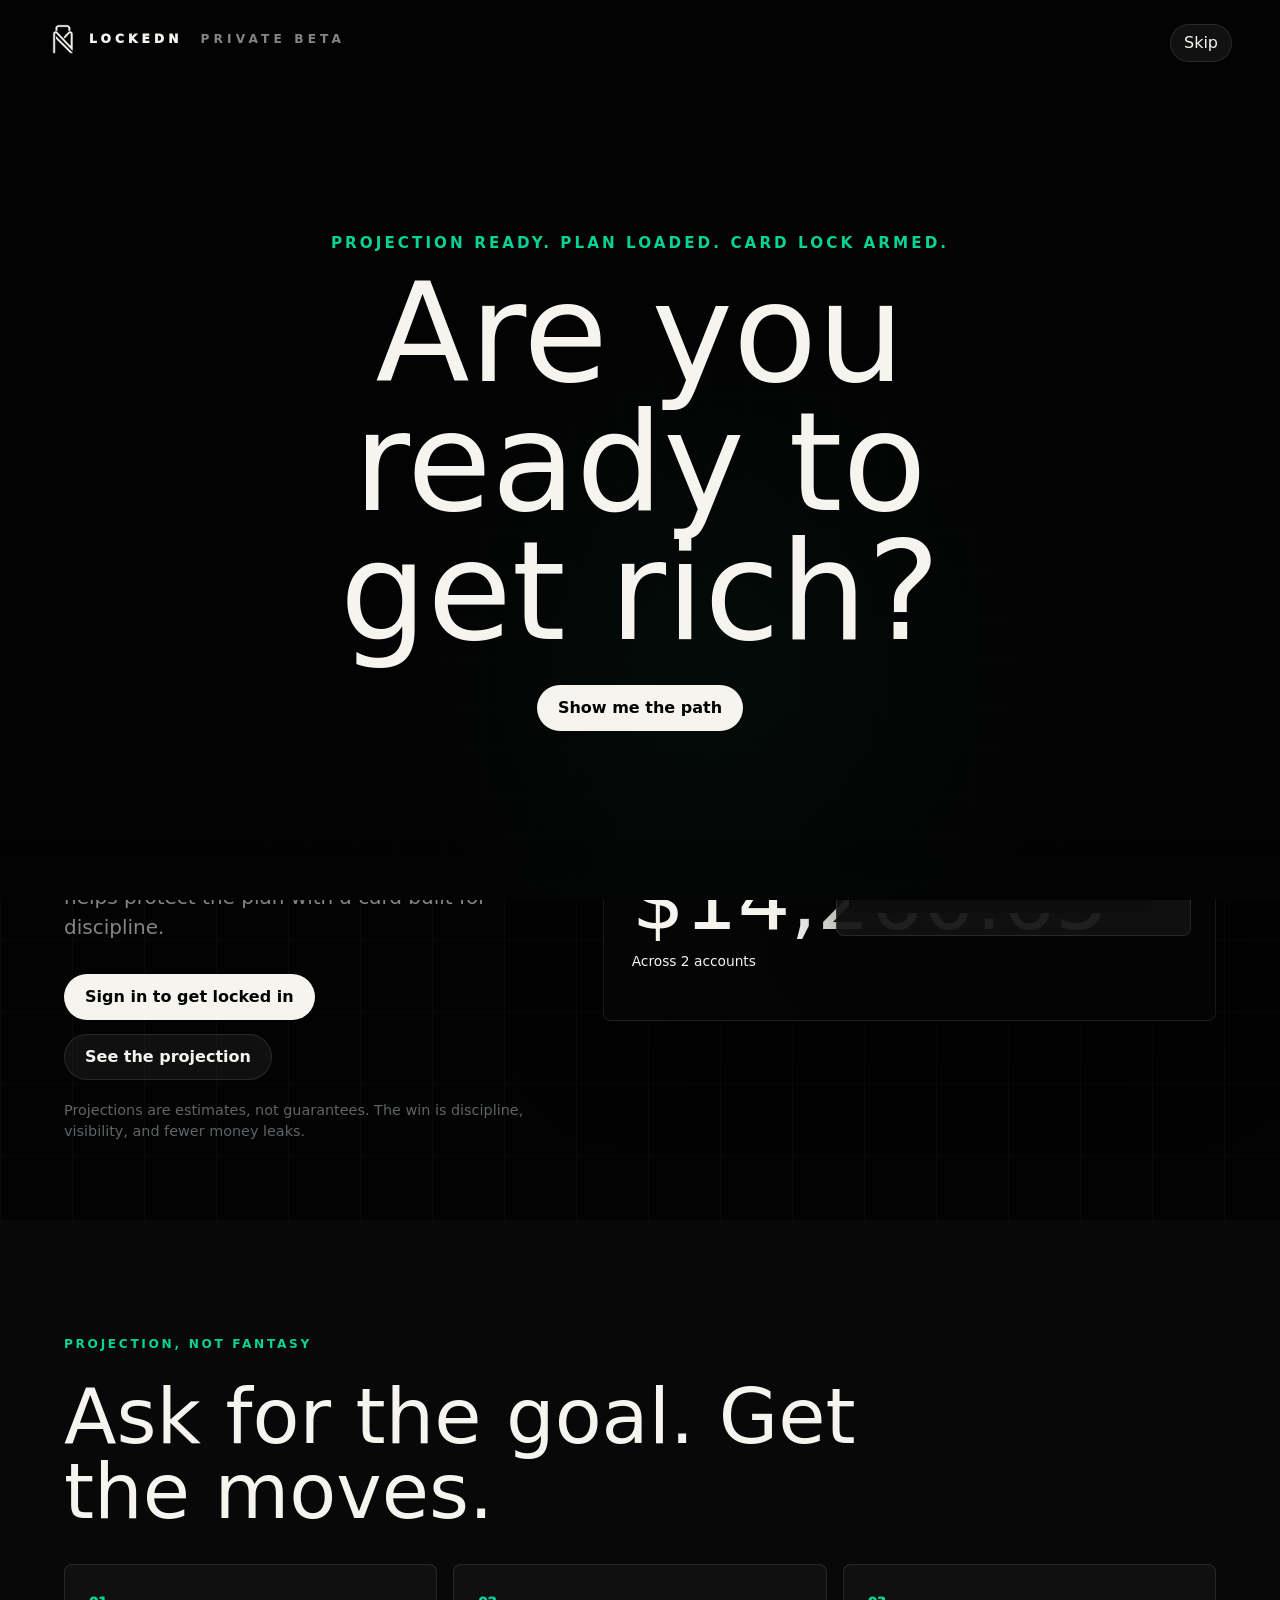
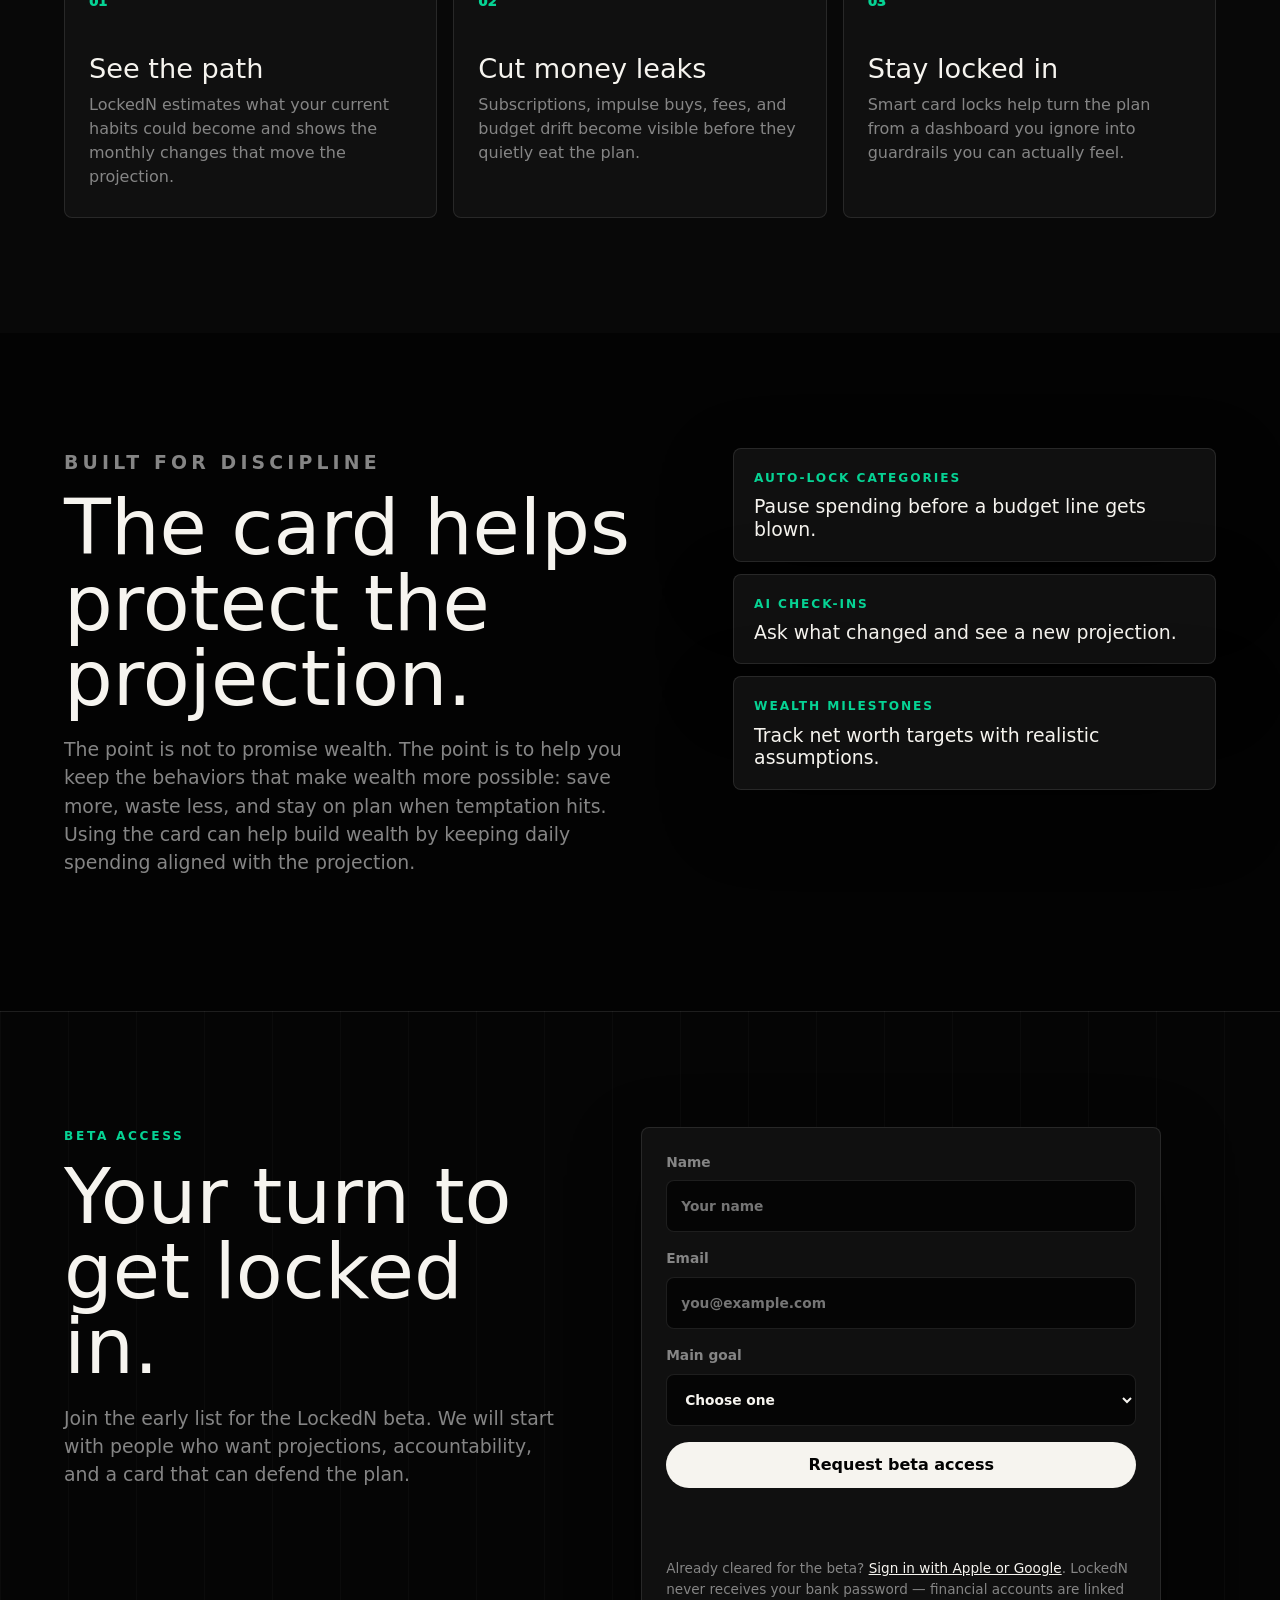
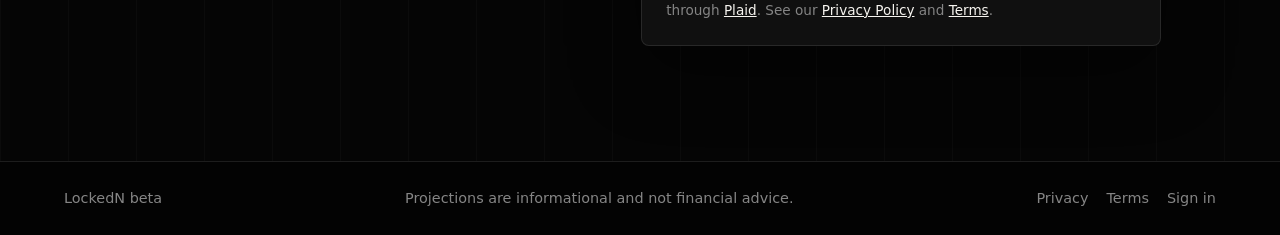
<file: index.html>
<!doctype html>
<html lang="en">
  <head>
    <meta charset="utf-8" />
    <meta name="viewport" content="width=device-width, initial-scale=1" />
    <title>LockedN | Beta Access</title>
    <meta
      name="description"
      content="LockedN is an AI budgeting brain with projections, spending guardrails, and a card that can lock to help you stay on your wealth plan."
    />
    <link rel="stylesheet" href="styles.css" />
  </head>
  <body class="intro-active">
    <div class="intro" id="intro" aria-label="LockedN launch intro">
      <div class="intro__scan"></div>
      <div class="intro__topline">
        <span class="brand-lockup">
          <img src="assets/lockedn-mark-light.png" alt="" />
          <span class="brand-mark">LOCKEDN</span>
        </span>
        <span>Private beta</span>
      </div>
      <button class="intro__skip" type="button" id="skipIntro">Skip</button>

      <div class="intro__stage">
        <div class="intro__prompt">
          <span class="intro__label">Ask the AI</span>
          <p class="typing-line" id="introPrompt">I want to be a millionaire.</p>
        </div>

        <div class="intro__machine" aria-hidden="true">
          <div class="signal-row">
            <span>Income</span>
            <i></i>
          </div>
          <div class="signal-row">
            <span>Spending</span>
            <i></i>
          </div>
          <div class="signal-row">
            <span>Debt</span>
            <i></i>
          </div>
          <div class="signal-row">
            <span>Guardrails</span>
            <i></i>
          </div>
        </div>

        <div class="intro__projection">
          <span>Projected path</span>
          <strong id="introValue">$0</strong>
          <div class="intro__chart">
            <b style="--h: 24%"></b>
            <b style="--h: 38%"></b>
            <b style="--h: 51%"></b>
            <b style="--h: 68%"></b>
            <b style="--h: 86%"></b>
          </div>
        </div>

        <div class="intro__reveal">
          <p>Projection ready. Plan loaded. Card lock armed.</p>
          <h1>Are you ready to get rich?</h1>
          <button class="button button--light" type="button" id="enterSite">Show me the path</button>
        </div>
      </div>
    </div>

    <header class="site-header">
      <a class="logo" href="#top" aria-label="LockedN home">
        <span class="logo__mark">
          <img src="assets/lockedn-mark-light.png" alt="" />
        </span>
        <span>LOCKEDN</span>
      </a>
      <nav class="site-nav" aria-label="Primary navigation">
        <a href="#projection">Projection</a>
        <a href="#guardrails">Card lock</a>
        <a href="#beta">Beta</a>
        <a href="signin.html">Sign in</a>
      </nav>
      <button class="button button--ghost" type="button" id="replayIntro">Replay</button>
    </header>

    <main id="top">
      <section class="hero" aria-labelledby="hero-title">
        <div class="hero__copy">
          <p class="eyebrow">AI wealth projection + lockable card</p>
          <h1 id="hero-title">Ask <span class="hero-title-brand">LockedN</span> how to become a millionaire.</h1>
          <p class="hero__lede">
            LockedN turns your income, spending, debt, and goals into a projected wealth path, then helps protect the plan with a card built for discipline.
          </p>
          <div class="hero__actions">
            <a class="button button--primary" href="signin.html">Sign in to get locked in</a>
            <a class="button button--secondary" href="#projection">See the projection</a>
          </div>
          <p class="fine-print">
            Projections are estimates, not guarantees. The win is discipline, visibility, and fewer money leaks.
          </p>
        </div>

        <div class="wealth-visual" aria-label="LockedN product preview">
          <div class="app-preview">
            <div class="app-preview__brand">
              <img src="assets/lockedn-mark-light.png" alt="" />
              <span>LOCKEDN</span>
            </div>
            <img class="app-preview__watermark" src="assets/lockedn-mark-light.png" alt="" />
            <div class="black-card">
              <div class="black-card__top">
                <div>
                  <span>LOCKEDN</span>
                  <small>BLACK</small>
                </div>
                <b>VISA</b>
              </div>
              <div class="card-chip"></div>
              <div class="black-card__number">
                <span>&bull;&bull;&bull;&bull;</span>
                <span>&bull;&bull;&bull;&bull;</span>
                <span>&bull;&bull;&bull;&bull;</span>
                <strong>4242</strong>
              </div>
              <div class="black-card__foot">
                <span>CARDHOLDER</span>
                <strong>BETA MEMBER</strong>
              </div>
              <div class="card-lock-status">AI LOCK READY</div>
            </div>

            <div class="balance-panel">
              <span>Total balance</span>
              <strong>$14,260.65</strong>
              <p>Across 2 accounts</p>
            </div>

            <div class="ai-console">
              <div class="message message--user">I want to be a millionaire.</div>
              <div class="message message--ai">
                Save rate needed: $2,150/mo<br />
                Spending leaks found: $417/mo<br />
                Projected path: <strong>18 yrs 7 mos</strong>
              </div>
            </div>

            <div class="projection-panel">
              <div>
                <span>Target</span>
                <strong>$1,000,000</strong>
              </div>
              <div class="mini-chart" aria-hidden="true">
                <i style="--h: 28%"></i>
                <i style="--h: 44%"></i>
                <i style="--h: 59%"></i>
                <i style="--h: 72%"></i>
                <i style="--h: 92%"></i>
              </div>
            </div>
          </div>
        </div>
      </section>

      <section class="section section--contrast" id="projection" aria-labelledby="projection-title">
        <div class="section__heading">
          <p class="eyebrow">Projection, not fantasy</p>
          <h2 id="projection-title">Ask for the goal. Get the moves.</h2>
        </div>
        <div class="feature-grid">
          <article class="feature-card">
            <span class="feature-card__number">01</span>
            <h3>See the path</h3>
            <p>LockedN estimates what your current habits could become and shows the monthly changes that move the projection.</p>
          </article>
          <article class="feature-card">
            <span class="feature-card__number">02</span>
            <h3>Cut money leaks</h3>
            <p>Subscriptions, impulse buys, fees, and budget drift become visible before they quietly eat the plan.</p>
          </article>
          <article class="feature-card">
            <span class="feature-card__number">03</span>
            <h3>Stay locked in</h3>
            <p>Smart card locks help turn the plan from a dashboard you ignore into guardrails you can actually feel.</p>
          </article>
        </div>
      </section>

      <section class="split-section" id="guardrails" aria-labelledby="guardrails-title">
        <div>
          <p class="eyebrow">Built for discipline</p>
          <h2 id="guardrails-title">The card helps protect the projection.</h2>
          <p>
            The point is not to promise wealth. The point is to help you keep the behaviors that make wealth more possible: save more, waste less, and stay on plan when temptation hits. Using the card can help build wealth by keeping daily spending aligned with the projection.
          </p>
        </div>
        <div class="lock-list">
          <div>
            <span>Auto-lock categories</span>
            <strong>Pause spending before a budget line gets blown.</strong>
          </div>
          <div>
            <span>AI check-ins</span>
            <strong>Ask what changed and see a new projection.</strong>
          </div>
          <div>
            <span>Wealth milestones</span>
            <strong>Track net worth targets with realistic assumptions.</strong>
          </div>
        </div>
      </section>

      <section class="beta-section" id="beta" aria-labelledby="beta-title">
        <div class="beta-section__copy">
          <p class="eyebrow">Beta access</p>
          <h2 id="beta-title">Your turn to get locked in.</h2>
          <p>
            Join the early list for the LockedN beta. We will start with people who want projections, accountability, and a card that can defend the plan.
          </p>
        </div>

        <form
          class="signup-form"
          id="signupForm"
          action="https://formsubmit.co/liamjt@lockedn.org"
          method="POST"
        >
          <input type="hidden" name="_subject" value="New LockedN beta signup" />
          <input type="hidden" name="_template" value="table" />
          <input type="hidden" name="_captcha" value="false" />
          <input type="hidden" name="_next" value="https://lockedn.org/?joined=1#beta" />
          <input class="form-honey" type="text" name="_honey" tabindex="-1" autocomplete="off" />
          <label>
            Name
            <input type="text" name="name" autocomplete="name" placeholder="Your name" required />
          </label>
          <label>
            Email
            <input type="email" name="email" autocomplete="email" placeholder="you@example.com" required />
          </label>
          <label>
            Main goal
            <select name="goal" required>
              <option value="">Choose one</option>
              <option>Become a millionaire</option>
              <option>Stop overspending</option>
              <option>Pay down debt</option>
              <option>Build investing discipline</option>
            </select>
          </label>
          <button class="button button--primary" type="submit">Request beta access</button>
          <p class="form-status" id="formStatus" role="status" aria-live="polite"></p>
          <p class="form-disclosure">
            Already cleared for the beta? <a href="signin.html">Sign in with Apple or Google</a>. LockedN never receives your bank password &mdash; financial accounts are linked through
            <a href="https://plaid.com/legal/#end-user-privacy-policy" target="_blank" rel="noopener">Plaid</a>.
            See our <a href="privacy.html">Privacy Policy</a> and <a href="terms.html">Terms</a>.
          </p>
        </form>
      </section>
    </main>

    <footer class="site-footer">
      <span>LockedN beta</span>
      <span>Projections are informational and not financial advice.</span>
      <span class="site-footer__links">
        <a href="privacy.html">Privacy</a>
        <a href="terms.html">Terms</a>
        <a href="signin.html">Sign in</a>
      </span>
    </footer>

    <script src="script.js"></script>
  </body>
</html>
</file>
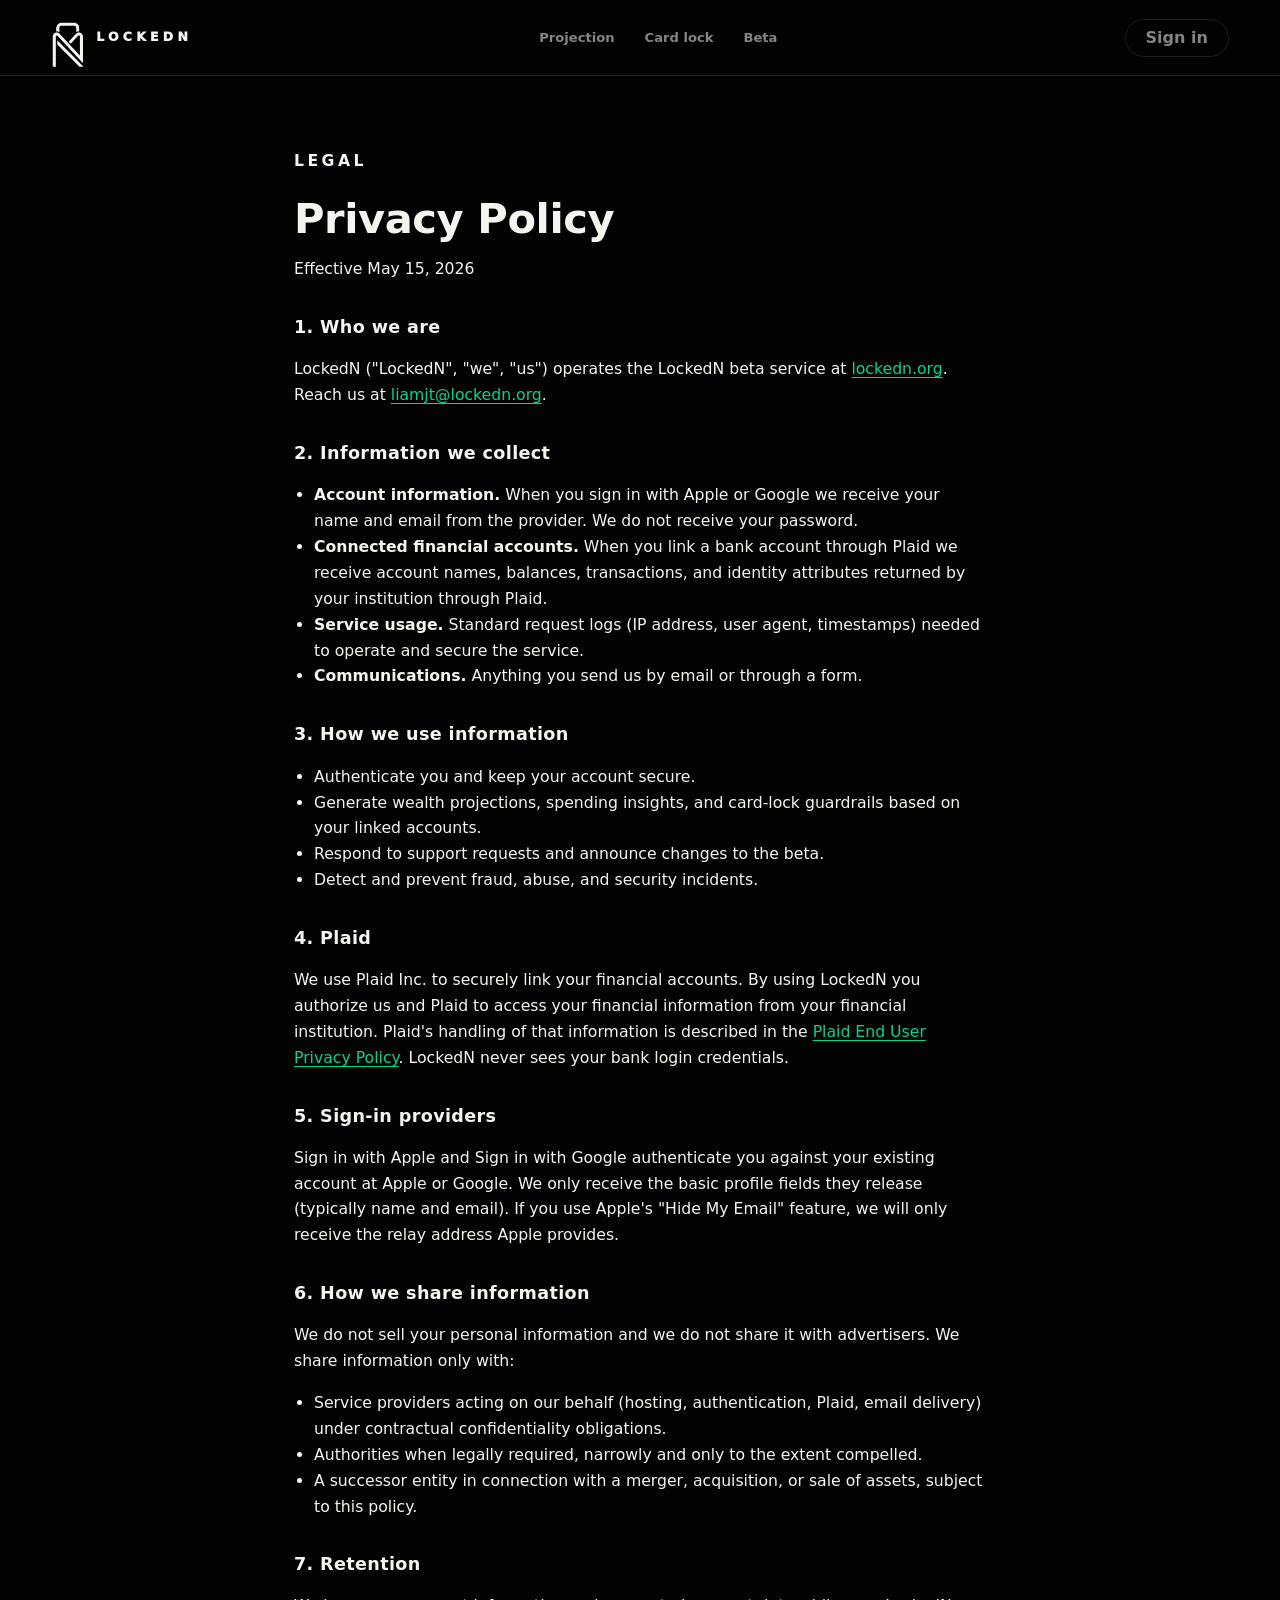
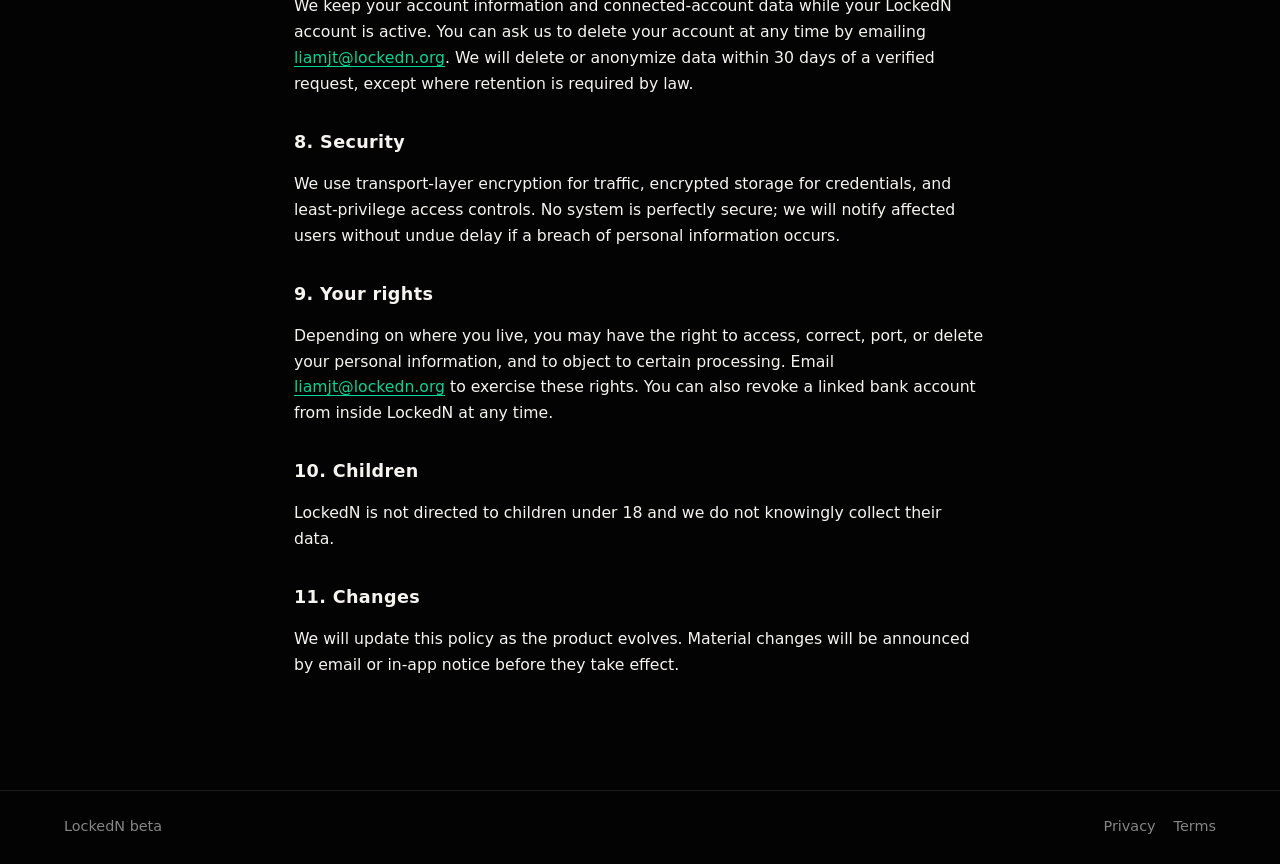
<file: privacy.html>
<!doctype html>
<html lang="en">
  <head>
    <meta charset="utf-8" />
    <meta name="viewport" content="width=device-width, initial-scale=1" />
    <title>Privacy Policy | LockedN</title>
    <meta name="description" content="How LockedN collects, uses, and protects your personal and financial information." />
    <link rel="stylesheet" href="styles.css" />
  </head>
  <body class="legal-body">
    <header class="site-header">
      <a class="logo" href="/" aria-label="LockedN home">
        <span class="logo__mark">
          <img src="assets/lockedn-mark-light.png" alt="" />
        </span>
        <span>LOCKEDN</span>
      </a>
      <nav class="site-nav" aria-label="Primary navigation">
        <a href="/#projection">Projection</a>
        <a href="/#guardrails">Card lock</a>
        <a href="/#beta">Beta</a>
      </nav>
      <a class="button button--ghost" href="/signin.html">Sign in</a>
    </header>

    <main class="legal-page">
      <article>
        <p class="eyebrow">Legal</p>
        <h1>Privacy Policy</h1>
        <p class="legal-meta">Effective May 15, 2026</p>

        <h2>1. Who we are</h2>
        <p>
          LockedN ("LockedN", "we", "us") operates the LockedN beta service at
          <a href="https://lockedn.org">lockedn.org</a>. Reach us at
          <a href="mailto:liamjt@lockedn.org">liamjt@lockedn.org</a>.
        </p>

        <h2>2. Information we collect</h2>
        <ul>
          <li><strong>Account information.</strong> When you sign in with Apple or Google we receive your name and email from the provider. We do not receive your password.</li>
          <li><strong>Connected financial accounts.</strong> When you link a bank account through Plaid we receive account names, balances, transactions, and identity attributes returned by your institution through Plaid.</li>
          <li><strong>Service usage.</strong> Standard request logs (IP address, user agent, timestamps) needed to operate and secure the service.</li>
          <li><strong>Communications.</strong> Anything you send us by email or through a form.</li>
        </ul>

        <h2>3. How we use information</h2>
        <ul>
          <li>Authenticate you and keep your account secure.</li>
          <li>Generate wealth projections, spending insights, and card-lock guardrails based on your linked accounts.</li>
          <li>Respond to support requests and announce changes to the beta.</li>
          <li>Detect and prevent fraud, abuse, and security incidents.</li>
        </ul>

        <h2>4. Plaid</h2>
        <p>
          We use Plaid Inc. to securely link your financial accounts. By using LockedN you authorize us and Plaid to access your financial information from your financial institution. Plaid's handling of that information is described in the
          <a href="https://plaid.com/legal/#end-user-privacy-policy" target="_blank" rel="noopener">Plaid End User Privacy Policy</a>.
          LockedN never sees your bank login credentials.
        </p>

        <h2>5. Sign-in providers</h2>
        <p>
          Sign in with Apple and Sign in with Google authenticate you against your existing account at Apple or Google. We only receive the basic profile fields they release (typically name and email). If you use Apple's "Hide My Email" feature, we will only receive the relay address Apple provides.
        </p>

        <h2>6. How we share information</h2>
        <p>
          We do not sell your personal information and we do not share it with advertisers. We share information only with:
        </p>
        <ul>
          <li>Service providers acting on our behalf (hosting, authentication, Plaid, email delivery) under contractual confidentiality obligations.</li>
          <li>Authorities when legally required, narrowly and only to the extent compelled.</li>
          <li>A successor entity in connection with a merger, acquisition, or sale of assets, subject to this policy.</li>
        </ul>

        <h2>7. Retention</h2>
        <p>
          We keep your account information and connected-account data while your LockedN account is active. You can ask us to delete your account at any time by emailing
          <a href="mailto:liamjt@lockedn.org">liamjt@lockedn.org</a>. We will delete or anonymize data within 30 days of a verified request, except where retention is required by law.
        </p>

        <h2>8. Security</h2>
        <p>
          We use transport-layer encryption for traffic, encrypted storage for credentials, and least-privilege access controls. No system is perfectly secure; we will notify affected users without undue delay if a breach of personal information occurs.
        </p>

        <h2>9. Your rights</h2>
        <p>
          Depending on where you live, you may have the right to access, correct, port, or delete your personal information, and to object to certain processing. Email
          <a href="mailto:liamjt@lockedn.org">liamjt@lockedn.org</a> to exercise these rights. You can also revoke a linked bank account from inside LockedN at any time.
        </p>

        <h2>10. Children</h2>
        <p>LockedN is not directed to children under 18 and we do not knowingly collect their data.</p>

        <h2>11. Changes</h2>
        <p>
          We will update this policy as the product evolves. Material changes will be announced by email or in-app notice before they take effect.
        </p>
      </article>
    </main>

    <footer class="site-footer">
      <span>LockedN beta</span>
      <span class="site-footer__links">
        <a href="/privacy.html">Privacy</a>
        <a href="/terms.html">Terms</a>
      </span>
    </footer>
  </body>
</html>
</file>
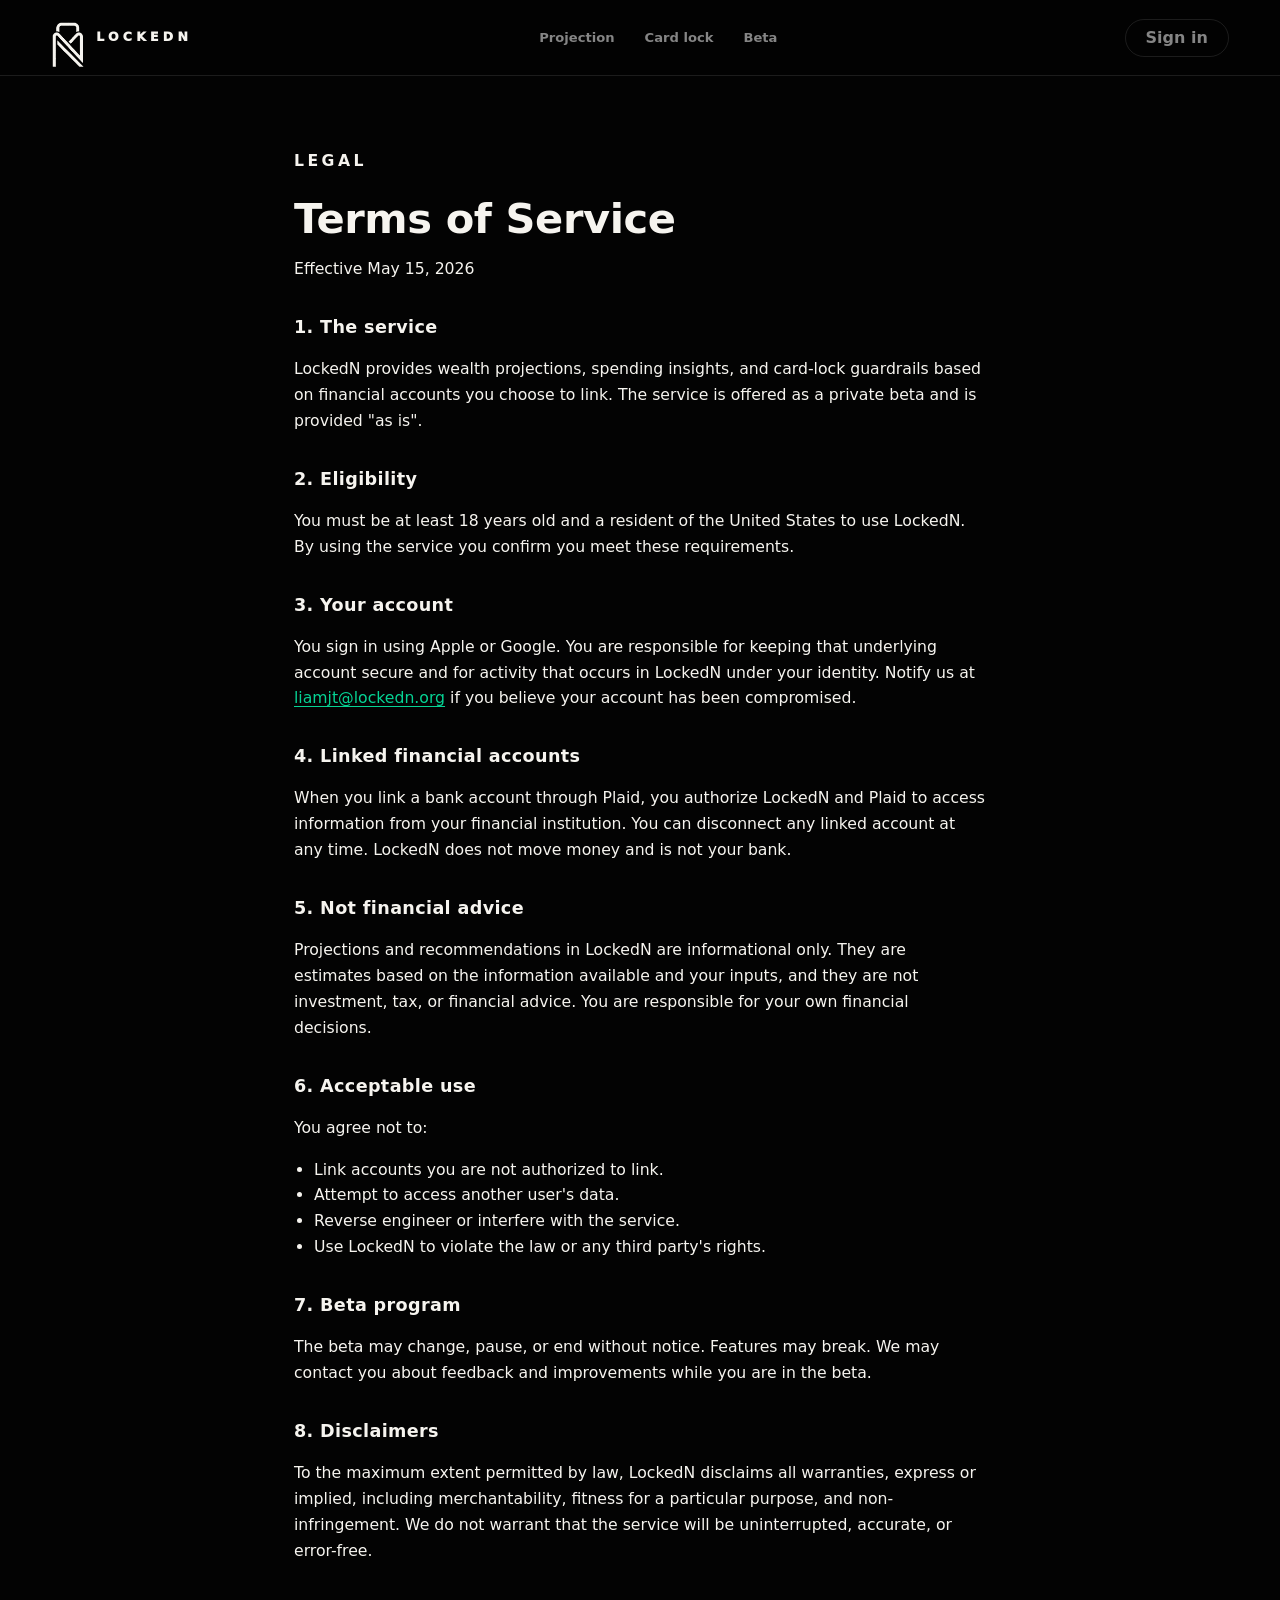
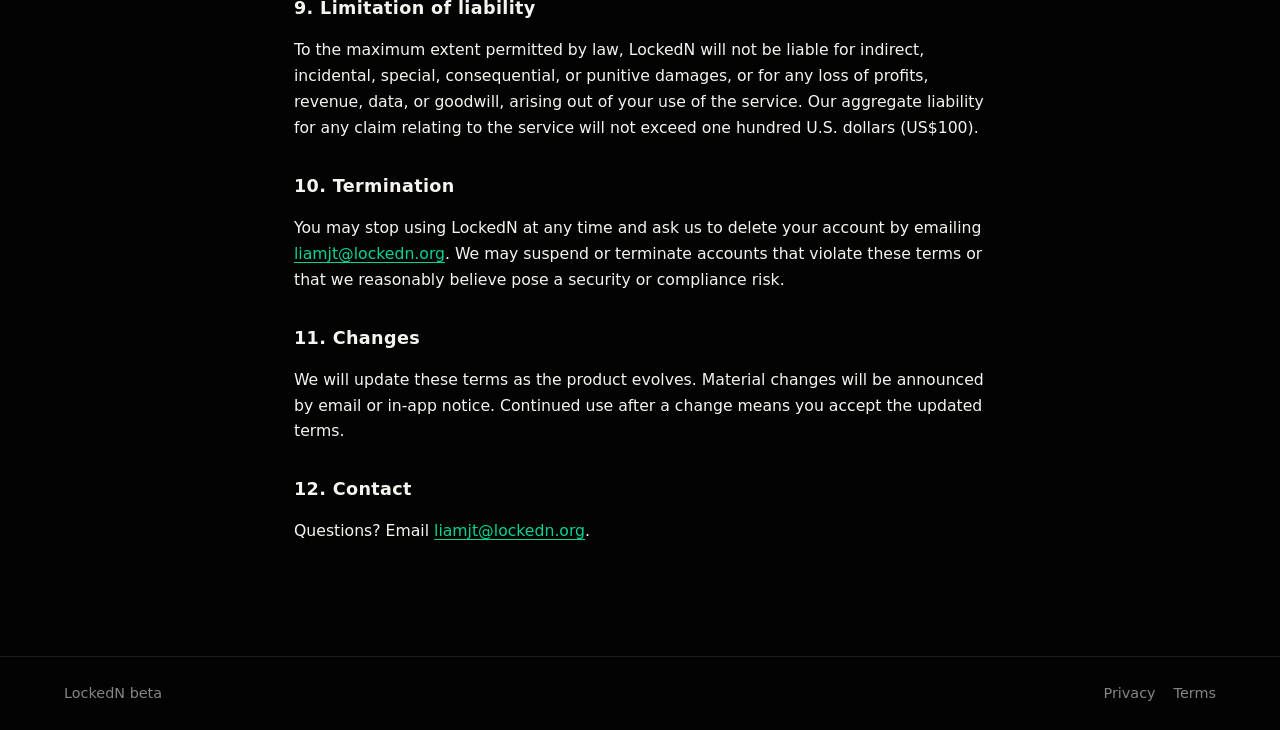
<file: terms.html>
<!doctype html>
<html lang="en">
  <head>
    <meta charset="utf-8" />
    <meta name="viewport" content="width=device-width, initial-scale=1" />
    <title>Terms of Service | LockedN</title>
    <meta name="description" content="The terms that govern your use of the LockedN beta." />
    <link rel="stylesheet" href="styles.css" />
  </head>
  <body class="legal-body">
    <header class="site-header">
      <a class="logo" href="/" aria-label="LockedN home">
        <span class="logo__mark">
          <img src="assets/lockedn-mark-light.png" alt="" />
        </span>
        <span>LOCKEDN</span>
      </a>
      <nav class="site-nav" aria-label="Primary navigation">
        <a href="/#projection">Projection</a>
        <a href="/#guardrails">Card lock</a>
        <a href="/#beta">Beta</a>
      </nav>
      <a class="button button--ghost" href="/signin.html">Sign in</a>
    </header>

    <main class="legal-page">
      <article>
        <p class="eyebrow">Legal</p>
        <h1>Terms of Service</h1>
        <p class="legal-meta">Effective May 15, 2026</p>

        <h2>1. The service</h2>
        <p>
          LockedN provides wealth projections, spending insights, and card-lock guardrails based on financial accounts you choose to link. The service is offered as a private beta and is provided "as is".
        </p>

        <h2>2. Eligibility</h2>
        <p>
          You must be at least 18 years old and a resident of the United States to use LockedN. By using the service you confirm you meet these requirements.
        </p>

        <h2>3. Your account</h2>
        <p>
          You sign in using Apple or Google. You are responsible for keeping that underlying account secure and for activity that occurs in LockedN under your identity. Notify us at
          <a href="mailto:liamjt@lockedn.org">liamjt@lockedn.org</a> if you believe your account has been compromised.
        </p>

        <h2>4. Linked financial accounts</h2>
        <p>
          When you link a bank account through Plaid, you authorize LockedN and Plaid to access information from your financial institution. You can disconnect any linked account at any time. LockedN does not move money and is not your bank.
        </p>

        <h2>5. Not financial advice</h2>
        <p>
          Projections and recommendations in LockedN are informational only. They are estimates based on the information available and your inputs, and they are not investment, tax, or financial advice. You are responsible for your own financial decisions.
        </p>

        <h2>6. Acceptable use</h2>
        <p>You agree not to:</p>
        <ul>
          <li>Link accounts you are not authorized to link.</li>
          <li>Attempt to access another user's data.</li>
          <li>Reverse engineer or interfere with the service.</li>
          <li>Use LockedN to violate the law or any third party's rights.</li>
        </ul>

        <h2>7. Beta program</h2>
        <p>
          The beta may change, pause, or end without notice. Features may break. We may contact you about feedback and improvements while you are in the beta.
        </p>

        <h2>8. Disclaimers</h2>
        <p>
          To the maximum extent permitted by law, LockedN disclaims all warranties, express or implied, including merchantability, fitness for a particular purpose, and non-infringement. We do not warrant that the service will be uninterrupted, accurate, or error-free.
        </p>

        <h2>9. Limitation of liability</h2>
        <p>
          To the maximum extent permitted by law, LockedN will not be liable for indirect, incidental, special, consequential, or punitive damages, or for any loss of profits, revenue, data, or goodwill, arising out of your use of the service. Our aggregate liability for any claim relating to the service will not exceed one hundred U.S. dollars (US$100).
        </p>

        <h2>10. Termination</h2>
        <p>
          You may stop using LockedN at any time and ask us to delete your account by emailing
          <a href="mailto:liamjt@lockedn.org">liamjt@lockedn.org</a>. We may suspend or terminate accounts that violate these terms or that we reasonably believe pose a security or compliance risk.
        </p>

        <h2>11. Changes</h2>
        <p>
          We will update these terms as the product evolves. Material changes will be announced by email or in-app notice. Continued use after a change means you accept the updated terms.
        </p>

        <h2>12. Contact</h2>
        <p>
          Questions? Email <a href="mailto:liamjt@lockedn.org">liamjt@lockedn.org</a>.
        </p>
      </article>
    </main>

    <footer class="site-footer">
      <span>LockedN beta</span>
      <span class="site-footer__links">
        <a href="/privacy.html">Privacy</a>
        <a href="/terms.html">Terms</a>
      </span>
    </footer>
  </body>
</html>
</file>
<file: styles.css>
:root {
  color-scheme: dark;
  --black: #030303;
  --app-black: #080808;
  --card: #1b1b1b;
  --card-soft: #242424;
  --ink: #f6f4ef;
  --muted: #858585;
  --muted-2: #5f6468;
  --line: rgba(255, 255, 255, 0.1);
  --teal: #06d394;
  --green: #06d394;
  --gold: #a99b65;
  --blue: #76a7ff;
  --shadow: rgba(0, 0, 0, 0.48);
}

* {
  box-sizing: border-box;
}

html {
  scroll-behavior: smooth;
}

body {
  margin: 0;
  min-width: 320px;
  overflow-x: hidden;
  background: var(--black);
  color: var(--ink);
  font-family:
    Inter, ui-sans-serif, system-ui, -apple-system, BlinkMacSystemFont, "Segoe UI",
    sans-serif;
  line-height: 1.5;
}

body.intro-active {
  overflow: hidden;
}

a {
  color: inherit;
  text-decoration: none;
}

button,
input,
select {
  font: inherit;
}

.intro {
  position: fixed;
  inset: 0;
  z-index: 20;
  display: grid;
  min-height: 100svh;
  overflow: hidden;
  background:
    linear-gradient(rgba(255, 255, 255, 0.026) 1px, transparent 1px),
    linear-gradient(90deg, rgba(255, 255, 255, 0.026) 1px, transparent 1px),
    var(--black);
  background-size: 44px 44px;
  transition:
    opacity 0.7s ease,
    visibility 0.7s ease;
}

.intro.is-hidden {
  visibility: hidden;
  opacity: 0;
  pointer-events: none;
}

.intro.is-restarting *,
.intro.is-restarting *::before,
.intro.is-restarting *::after {
  animation: none !important;
}

.intro::after {
  position: absolute;
  inset: 0;
  background:
    linear-gradient(90deg, rgba(3, 3, 3, 0.98), rgba(3, 3, 3, 0.72), rgba(3, 3, 3, 0.96)),
    radial-gradient(circle at 58% 74%, rgba(6, 211, 148, 0.16), transparent 34%);
  content: "";
}

.intro__scan {
  position: absolute;
  inset: -20%;
  z-index: 1;
  background: linear-gradient(
    180deg,
    transparent 0%,
    rgba(118, 167, 255, 0.08) 48%,
    rgba(6, 211, 148, 0.3) 50%,
    rgba(118, 167, 255, 0.08) 52%,
    transparent 100%
  );
  transform: translateY(-80%);
  animation: scan 5.6s cubic-bezier(0.7, 0, 0.2, 1) forwards;
}

.intro__topline,
.intro__skip {
  position: fixed;
  z-index: 3;
  top: 24px;
}

.intro__topline {
  left: clamp(18px, 4vw, 48px);
  display: flex;
  gap: 18px;
  align-items: center;
  color: var(--muted);
  font-size: 0.76rem;
  font-weight: 800;
  letter-spacing: 0.34em;
  text-transform: uppercase;
}

.brand-mark {
  color: var(--ink);
  font-weight: 950;
}

.brand-lockup {
  display: inline-flex;
  align-items: center;
  gap: 11px;
}

.brand-lockup img {
  width: 30px;
  height: 30px;
  object-fit: contain;
}

.intro__skip {
  right: clamp(18px, 4vw, 48px);
  width: 62px;
  min-height: 38px;
  border: 1px solid var(--line);
  border-radius: 999px;
  background: rgba(255, 255, 255, 0.06);
  color: var(--ink);
  cursor: pointer;
}

.intro__stage {
  position: relative;
  z-index: 2;
  display: grid;
  width: min(980px, calc(100% - 32px));
  min-height: min(680px, calc(100svh - 120px));
  margin: auto;
  place-items: center;
}

.intro__prompt,
.intro__machine,
.intro__projection,
.intro__reveal {
  position: absolute;
  width: min(720px, 100%);
}

.intro__prompt {
  top: 22%;
  opacity: 0;
  transform: translateY(22px);
  animation: riseIn 0.7s ease 0.35s forwards, fadeOut 0.5s ease 3.2s forwards;
}

.intro__label,
.intro__projection span,
.signal-row span {
  color: var(--muted);
  font-size: 0.76rem;
  font-weight: 850;
  letter-spacing: 0.22em;
  text-transform: uppercase;
}

.typing-line {
  position: relative;
  width: max-content;
  max-width: 100%;
  margin: 12px 0 0;
  overflow: hidden;
  border-right: 2px solid var(--teal);
  color: var(--ink);
  font-size: clamp(2rem, 8vw, 5.6rem);
  font-weight: 300;
  line-height: 0.98;
  white-space: nowrap;
  animation:
    typing 1.6s steps(29, end) 0.65s both,
    cursor 0.7s step-end infinite;
}

.intro__machine {
  top: 24%;
  display: grid;
  gap: 12px;
  opacity: 0;
  transform: scale(0.98);
  animation: riseIn 0.45s ease 3.45s forwards, fadeOut 0.45s ease 5.25s forwards;
}

.signal-row {
  display: grid;
  grid-template-columns: 118px 1fr;
  align-items: center;
  gap: 14px;
}

.signal-row i {
  display: block;
  height: 10px;
  overflow: hidden;
  border-radius: 999px;
  background: rgba(255, 255, 255, 0.09);
}

.signal-row i::before {
  display: block;
  width: 100%;
  height: 100%;
  border-radius: inherit;
  background: linear-gradient(90deg, var(--blue), var(--teal), var(--gold));
  content: "";
  transform: translateX(-102%);
  animation: loadBar 0.85s ease forwards;
}

.signal-row:nth-child(2) i::before {
  animation-delay: 0.15s;
}

.signal-row:nth-child(3) i::before {
  animation-delay: 0.28s;
}

.signal-row:nth-child(4) i::before {
  animation-delay: 0.42s;
}

.intro__projection {
  top: 16%;
  display: grid;
  gap: 20px;
  opacity: 0;
  transform: translateY(18px);
  animation: riseIn 0.45s ease 5.45s forwards, fadeOut 0.45s ease 7.45s forwards;
}

.intro__projection strong {
  color: var(--ink);
  font-size: clamp(3.5rem, 16vw, 9.2rem);
  font-weight: 200;
  line-height: 0.9;
}

.intro__chart {
  display: grid;
  grid-template-columns: repeat(5, 1fr);
  align-items: end;
  height: 150px;
  gap: 14px;
  border-bottom: 1px solid var(--line);
}

.intro__chart b {
  display: block;
  height: var(--h);
  min-height: 16px;
  border-radius: 8px 8px 0 0;
  background: linear-gradient(180deg, var(--ink), var(--teal));
  transform: scaleY(0);
  transform-origin: bottom;
  animation: chartGrow 0.8s ease forwards;
}

.intro__chart b:nth-child(2) {
  animation-delay: 0.1s;
}

.intro__chart b:nth-child(3) {
  animation-delay: 0.2s;
}

.intro__chart b:nth-child(4) {
  animation-delay: 0.3s;
}

.intro__chart b:nth-child(5) {
  animation-delay: 0.4s;
}

.intro__reveal {
  top: 18%;
  text-align: center;
  opacity: 0;
  transform: translateY(24px) scale(0.98);
  animation: revealIn 0.65s cubic-bezier(0.2, 0.8, 0.2, 1) 7.75s forwards;
}

.intro__reveal p {
  margin: 0 0 14px;
  color: var(--teal);
  font-size: clamp(0.78rem, 2vw, 0.95rem);
  font-weight: 850;
  letter-spacing: 0.2em;
  text-transform: uppercase;
}

.intro__reveal h1 {
  margin: 0 auto 28px;
  max-width: 780px;
  color: var(--ink);
  font-size: clamp(3.2rem, 11vw, 8.6rem);
  font-weight: 250;
  line-height: 0.94;
}

.site-header {
  position: sticky;
  top: 0;
  z-index: 10;
  display: flex;
  min-height: 76px;
  align-items: center;
  justify-content: space-between;
  gap: 24px;
  padding: 0 clamp(22px, 4vw, 56px);
  border-bottom: 1px solid var(--line);
  background: rgba(3, 3, 3, 0.82);
  backdrop-filter: blur(18px);
}

.logo {
  display: inline-flex;
  align-items: center;
  gap: 11px;
  color: var(--ink);
  font-size: 0.78rem;
  font-weight: 950;
  letter-spacing: 0.34em;
}

.logo__mark {
  display: inline-grid;
  width: 34px;
  height: 34px;
  flex: 0 0 auto;
  place-items: center;
}

.logo__mark img {
  width: 100%;
  height: 100%;
  object-fit: contain;
}

.site-nav {
  display: flex;
  gap: clamp(12px, 3vw, 30px);
  color: var(--muted);
  font-size: 0.82rem;
  font-weight: 750;
}

.site-nav a:hover {
  color: var(--ink);
}

.button {
  display: inline-flex;
  max-width: 100%;
  min-height: 46px;
  align-items: center;
  justify-content: center;
  border: 1px solid transparent;
  border-radius: 999px;
  padding: 0 20px;
  font-weight: 850;
  cursor: pointer;
  transition:
    transform 0.2s ease,
    border-color 0.2s ease,
    background 0.2s ease;
}

.button:hover {
  transform: translateY(-2px);
}

.button--primary {
  background: var(--ink);
  color: var(--black);
}

.button--secondary {
  border-color: var(--line);
  background: rgba(255, 255, 255, 0.055);
  color: var(--ink);
}

.button--ghost {
  min-height: 38px;
  border-color: var(--line);
  background: transparent;
  color: var(--muted);
}

.button--light {
  background: var(--ink);
  color: var(--black);
}

.hero {
  display: grid;
  min-height: calc(100svh - 76px);
  grid-template-columns: minmax(0, 0.86fr) minmax(440px, 1.14fr);
  align-items: center;
  gap: clamp(30px, 6vw, 76px);
  padding: clamp(52px, 8vw, 104px) clamp(22px, 5vw, 72px) clamp(42px, 6vw, 80px);
  background:
    linear-gradient(rgba(255, 255, 255, 0.025) 1px, transparent 1px),
    linear-gradient(90deg, rgba(255, 255, 255, 0.025) 1px, transparent 1px),
    radial-gradient(circle at 75% 44%, rgba(6, 211, 148, 0.08), transparent 30%),
    var(--black);
  background-size: 72px 72px, 72px 72px, auto, auto;
}

.hero__copy {
  min-width: 0;
  max-width: 720px;
}

.eyebrow {
  margin: 0 0 14px;
  color: var(--teal);
  font-size: 0.76rem;
  font-weight: 900;
  letter-spacing: 0.22em;
  text-transform: uppercase;
}

.hero h1,
.section h2,
.split-section h2,
.beta-section h2 {
  margin: 0;
  font-weight: 280;
  line-height: 0.98;
}

.hero h1 {
  max-width: 780px;
  font-size: clamp(3.15rem, 7.8vw, 7.1rem);
}

.hero-title-brand {
  display: inline;
}

.hero__lede {
  max-width: 650px;
  margin: 24px 0 0;
  color: var(--muted);
  font-size: clamp(1.04rem, 2vw, 1.25rem);
}

.hero__actions {
  display: flex;
  flex-wrap: wrap;
  gap: 14px;
  margin-top: 32px;
}

.fine-print {
  max-width: 540px;
  margin: 20px 0 0;
  color: var(--muted-2);
  font-size: 0.9rem;
}

.wealth-visual {
  position: relative;
  width: min(100%, 760px);
  min-width: 0;
  min-height: 720px;
  margin-left: auto;
}

.app-preview {
  position: relative;
  min-width: 0;
  min-height: 720px;
  overflow: hidden;
  isolation: isolate;
  border: 1px solid rgba(255, 255, 255, 0.075);
  border-radius: 8px;
  background:
    linear-gradient(180deg, rgba(255, 255, 255, 0.035), transparent 24%),
    #050505;
  box-shadow: 0 32px 90px var(--shadow);
}

.app-preview__brand {
  position: absolute;
  left: 28px;
  top: 28px;
  z-index: 3;
  display: inline-flex;
  align-items: center;
  gap: 10px;
  color: var(--ink);
  font-size: 0.78rem;
  font-weight: 950;
  letter-spacing: 0.34em;
}

.app-preview__brand img {
  width: 28px;
  height: 28px;
  object-fit: contain;
}

.app-preview__watermark {
  position: absolute;
  right: -90px;
  top: 34px;
  z-index: 0;
  width: min(420px, 56%);
  opacity: 0.055;
  pointer-events: none;
}

.black-card {
  position: absolute;
  left: 28px;
  right: 28px;
  top: 70px;
  z-index: 2;
  min-height: 360px;
  overflow: hidden;
  border: 1px solid rgba(255, 255, 255, 0.07);
  border-radius: 8px;
  background:
    radial-gradient(circle at 46% 46%, rgba(255, 255, 255, 0.045), transparent 30%),
    linear-gradient(145deg, #242424, #111 72%);
  box-shadow: 0 28px 60px rgba(0, 0, 0, 0.5);
}

.black-card::after {
  position: absolute;
  inset: 0;
  background: linear-gradient(115deg, transparent 0 45%, rgba(255, 255, 255, 0.08) 48%, transparent 52% 100%);
  content: "";
  transform: translateX(-70%);
  animation: cardSheen 5.8s ease-in-out infinite;
}

.black-card__top,
.black-card__foot,
.black-card__number,
.card-chip,
.card-lock-status {
  position: absolute;
  z-index: 1;
}

.black-card__top {
  left: 26px;
  right: 26px;
  top: 24px;
  display: flex;
  align-items: flex-start;
  justify-content: space-between;
  gap: 16px;
}

.black-card__top span,
.black-card__top b {
  color: var(--ink);
  font-size: 0.94rem;
  font-weight: 950;
  letter-spacing: 0.34em;
}

.black-card__top small {
  display: block;
  margin-top: 2px;
  color: var(--teal);
  font-size: 0.58rem;
  font-weight: 900;
  letter-spacing: 0.28em;
}

.card-chip {
  left: 26px;
  top: 166px;
  width: 38px;
  height: 28px;
  border: 3px solid var(--gold);
  border-radius: 5px;
  background: rgba(169, 155, 101, 0.45);
}

.black-card__number {
  left: 26px;
  bottom: 116px;
  display: flex;
  flex-wrap: wrap;
  align-items: center;
  gap: 18px;
  color: var(--ink);
  font-size: clamp(1.05rem, 2vw, 1.42rem);
  letter-spacing: 0.15em;
}

.black-card__number span {
  font-size: 1.25em;
  letter-spacing: 0.26em;
}

.black-card__number strong {
  font-size: 1.02em;
  font-weight: 400;
  letter-spacing: 0.08em;
}

.black-card__foot {
  left: 26px;
  bottom: 24px;
}

.black-card__foot span {
  display: block;
  color: var(--muted-2);
  font-size: 0.56rem;
  font-weight: 900;
  letter-spacing: 0.25em;
}

.black-card__foot strong {
  display: block;
  margin-top: 2px;
  color: var(--ink);
  font-size: 0.78rem;
  letter-spacing: 0.12em;
}

.card-lock-status {
  right: 26px;
  bottom: 24px;
  border: 1px solid rgba(6, 211, 148, 0.35);
  border-radius: 999px;
  padding: 8px 12px;
  color: var(--teal);
  font-size: 0.64rem;
  font-weight: 950;
  letter-spacing: 0.18em;
}

.balance-panel {
  position: absolute;
  left: 28px;
  bottom: 48px;
  z-index: 3;
}

.balance-panel span,
.projection-panel span {
  display: block;
  color: var(--muted-2);
  font-size: 0.72rem;
  font-weight: 850;
  letter-spacing: 0.18em;
  text-transform: uppercase;
}

.balance-panel strong {
  display: block;
  margin-top: 6px;
  color: var(--ink);
  font-size: clamp(3.2rem, 7vw, 5.2rem);
  font-weight: 200;
  line-height: 0.9;
}

.balance-panel p {
  margin: 12px 0 0;
  color: var(--ink);
  font-size: 0.86rem;
}

.ai-console,
.projection-panel,
.feature-card,
.signup-form,
.lock-list > div {
  border: 1px solid var(--line);
  border-radius: 8px;
  box-shadow: 0 24px 70px var(--shadow);
}

.ai-console {
  position: absolute;
  right: 24px;
  bottom: 84px;
  z-index: 4;
  width: min(355px, calc(100% - 48px));
  padding: 12px;
  background: rgba(18, 18, 18, 0.94);
}

.message {
  max-width: 92%;
  margin-bottom: 10px;
  border-radius: 8px;
  padding: 12px 14px;
  font-size: 0.85rem;
  font-weight: 700;
}

.message--user {
  margin-left: auto;
  background: var(--ink);
  color: var(--black);
}

.message--ai {
  background: #0d0d0d;
  color: var(--muted);
}

.message--ai strong {
  color: var(--teal);
}

.projection-panel {
  position: absolute;
  right: 24px;
  bottom: 230px;
  z-index: 4;
  width: min(280px, calc(100% - 48px));
  padding: 18px;
  background: rgba(8, 8, 8, 0.92);
}

.projection-panel strong {
  display: block;
  margin-top: 6px;
  color: var(--ink);
  font-size: clamp(1.9rem, 4vw, 2.9rem);
  font-weight: 220;
  line-height: 1;
}

.mini-chart {
  display: grid;
  grid-template-columns: repeat(5, 1fr);
  align-items: end;
  height: 96px;
  gap: 8px;
  margin-top: 18px;
  border-bottom: 1px solid var(--line);
}

.mini-chart i {
  display: block;
  height: var(--h);
  min-height: 14px;
  border-radius: 7px 7px 0 0;
  background: linear-gradient(180deg, var(--ink), var(--teal));
}

.section,
.split-section,
.beta-section {
  padding: clamp(64px, 9vw, 116px) clamp(22px, 5vw, 72px);
}

.section--contrast {
  background: #080808;
}

.section__heading {
  display: grid;
  max-width: 980px;
  gap: 12px;
  margin-bottom: 34px;
}

.section h2,
.split-section h2,
.beta-section h2 {
  max-width: 850px;
  font-size: clamp(2.4rem, 6vw, 5.2rem);
}

.feature-grid {
  display: grid;
  grid-template-columns: repeat(3, 1fr);
  gap: 16px;
}

.feature-card {
  min-height: 254px;
  padding: 24px;
  background: #101010;
  box-shadow: none;
}

.feature-card__number {
  color: var(--teal);
  font-size: 0.82rem;
  font-weight: 950;
}

.feature-card h3 {
  margin: 42px 0 10px;
  font-size: 1.7rem;
  font-weight: 420;
  line-height: 1.05;
}

.feature-card p {
  margin: 0;
  color: var(--muted);
}

.split-section {
  display: grid;
  grid-template-columns: minmax(0, 0.9fr) minmax(320px, 0.75fr);
  gap: clamp(30px, 7vw, 94px);
  align-items: start;
  background: var(--black);
}

.split-section p {
  max-width: 680px;
  color: var(--muted);
  font-size: clamp(1rem, 2vw, 1.18rem);
}

.lock-list {
  display: grid;
  gap: 12px;
}

.lock-list > div {
  padding: 20px;
  background: #101010;
}

.lock-list span {
  display: block;
  color: var(--teal);
  font-size: 0.76rem;
  font-weight: 900;
  letter-spacing: 0.16em;
  text-transform: uppercase;
}

.lock-list strong {
  display: block;
  margin-top: 8px;
  font-size: 1.18rem;
  font-weight: 420;
  line-height: 1.2;
}

.beta-section {
  display: grid;
  grid-template-columns: minmax(0, 0.9fr) minmax(320px, 520px);
  gap: clamp(30px, 7vw, 84px);
  align-items: start;
  border-top: 1px solid var(--line);
  background:
    linear-gradient(90deg, rgba(255, 255, 255, 0.025) 1px, transparent 1px),
    #050505;
  background-size: 68px 68px;
}

.beta-section__copy p:not(.eyebrow) {
  max-width: 650px;
  color: var(--muted);
  font-size: clamp(1rem, 2vw, 1.18rem);
}

.signup-form {
  display: grid;
  min-width: 0;
  gap: 16px;
  padding: 24px;
  background: #101010;
}

.signup-form label {
  display: grid;
  gap: 8px;
  color: var(--muted);
  font-size: 0.86rem;
  font-weight: 850;
}

.form-honey {
  position: absolute;
  left: -9999px;
  width: 1px;
  height: 1px;
  opacity: 0;
  pointer-events: none;
}

.signup-form input,
.signup-form select {
  width: 100%;
  min-height: 52px;
  border: 1px solid var(--line);
  border-radius: 8px;
  background: #050505;
  color: var(--ink);
  padding: 0 14px;
  outline: none;
}

.signup-form input:focus,
.signup-form select:focus {
  border-color: var(--teal);
  box-shadow: 0 0 0 4px rgba(6, 211, 148, 0.14);
}

.form-status {
  min-height: 24px;
  margin: 0;
  color: var(--teal);
  font-weight: 800;
}

.site-footer {
  display: flex;
  min-height: 74px;
  align-items: center;
  justify-content: space-between;
  gap: 18px;
  padding: 0 clamp(22px, 5vw, 72px);
  border-top: 1px solid var(--line);
  background: var(--black);
  color: var(--muted);
  font-size: 0.9rem;
}

@keyframes scan {
  to {
    transform: translateY(80%);
  }
}

@keyframes riseIn {
  to {
    opacity: 1;
    transform: translateY(0) scale(1);
  }
}

@keyframes fadeOut {
  to {
    opacity: 0;
    transform: translateY(-18px);
  }
}

@keyframes typing {
  from {
    width: 0;
  }
  to {
    width: 18ch;
  }
}

@keyframes cursor {
  50% {
    border-color: transparent;
  }
}

@keyframes loadBar {
  to {
    transform: translateX(0);
  }
}

@keyframes chartGrow {
  to {
    transform: scaleY(1);
  }
}

@keyframes revealIn {
  to {
    opacity: 1;
    transform: translateY(0) scale(1);
  }
}

@keyframes cardSheen {
  0%,
  46% {
    transform: translateX(-76%);
  }
  72%,
  100% {
    transform: translateX(82%);
  }
}

@media (max-width: 1100px) {
  .site-header {
    min-height: 68px;
  }

  .site-nav {
    display: none;
  }

  .hero,
  .split-section,
  .beta-section {
    grid-template-columns: 1fr;
  }

  .hero {
    min-height: auto;
  }

  .hero__copy {
    max-width: 820px;
  }

  .wealth-visual {
    width: min(100%, 820px);
    margin-right: auto;
  }

  .wealth-visual,
  .app-preview {
    min-height: 700px;
  }

  .feature-grid {
    grid-template-columns: 1fr;
  }
}

@media (max-width: 660px) {
  .site-header {
    justify-content: flex-start;
    width: 100vw;
    max-width: 100vw;
    padding: 0 16px;
  }

  .logo {
    gap: 8px;
    font-size: 0.72rem;
    letter-spacing: 0.24em;
  }

  .logo__mark {
    width: 28px;
    height: 28px;
  }

  .button--ghost {
    display: none;
  }

  .eyebrow {
    font-size: 0.68rem;
    letter-spacing: 0.13em;
    line-height: 1.35;
    overflow-wrap: anywhere;
  }

  .intro__topline {
    align-items: flex-start;
    flex-direction: column;
    gap: 4px;
    letter-spacing: 0.26em;
  }

  .intro__stage {
    min-height: calc(100svh - 92px);
  }

  .typing-line {
    white-space: normal;
    animation: riseIn 0.7s ease 0.65s both, cursor 0.7s step-end infinite;
  }

  .signal-row {
    grid-template-columns: 1fr;
  }

  .intro__projection strong {
    font-size: clamp(3.25rem, 20vw, 5.4rem);
  }

  .intro__reveal {
    top: 15%;
  }

  .hero h1 {
    font-size: clamp(3rem, 16vw, 4.9rem);
  }

  .hero,
  .hero__copy,
  .hero__actions {
    width: 100%;
    max-width: 100%;
  }

  .hero h1,
  .hero__lede,
  .fine-print {
    max-width: min(330px, calc(100vw - 48px));
  }

  .hero__actions {
    max-width: calc(100vw - 48px);
  }

  .hero__actions .button {
    width: calc(100vw - 48px);
  }

  .hero-title-brand {
    display: block;
  }

  .hero__actions,
  .hero__actions .button,
  .signup-form .button,
  .intro__reveal .button {
    width: 100%;
  }

  .wealth-visual,
  .app-preview {
    min-height: 820px;
  }

  .app-preview__brand {
    left: 16px;
    top: 18px;
    gap: 8px;
    font-size: 0.7rem;
    letter-spacing: 0.24em;
  }

  .app-preview__brand img {
    width: 25px;
    height: 25px;
  }

  .app-preview__watermark {
    right: -72px;
    top: 88px;
    width: 290px;
    opacity: 0.05;
  }

  .black-card {
    left: 16px;
    right: 16px;
    top: 58px;
    min-height: 340px;
  }

  .black-card__number {
    gap: 10px;
  }

  .card-lock-status {
    left: 26px;
    right: auto;
    bottom: 58px;
  }

  .balance-panel {
    left: 16px;
    right: 16px;
    bottom: 292px;
  }

  .balance-panel strong {
    font-size: clamp(2.75rem, 13vw, 4rem);
  }

  .projection-panel {
    left: 16px;
    right: 16px;
    bottom: 150px;
    width: auto;
  }

  .ai-console {
    left: 16px;
    right: 16px;
    bottom: 22px;
    width: auto;
  }

  .site-footer {
    flex-direction: column;
    align-items: flex-start;
    justify-content: center;
    padding-top: 18px;
    padding-bottom: 18px;
  }
}

@media (max-width: 430px) {
  .intro__topline,
  .brand-lockup,
  .logo {
    letter-spacing: 0.18em;
  }

  .hero {
    padding-right: 24px;
    padding-left: 24px;
  }

  .hero h1,
  .hero__lede,
  .hero__actions,
  .fine-print {
    max-width: calc(100vw - 48px);
  }

  .hero__actions .button {
    width: calc(100vw - 48px);
  }

  .hero h1 {
    font-size: clamp(2.55rem, 13vw, 3.35rem);
  }

  .hero__lede {
    font-size: 1rem;
  }

  .wealth-visual,
  .app-preview {
    min-height: 790px;
  }

  .black-card {
    min-height: 310px;
  }

  .black-card__top {
    left: 18px;
    right: 18px;
  }

  .black-card__top span,
  .black-card__top b {
    font-size: 0.72rem;
    letter-spacing: 0.24em;
  }

  .card-chip {
    left: 18px;
    top: 142px;
  }

  .black-card__number {
    left: 18px;
    bottom: 104px;
    gap: 7px;
    font-size: 0.88rem;
  }

  .black-card__foot {
    left: 18px;
  }

  .card-lock-status {
    left: 18px;
    bottom: 56px;
    font-size: 0.56rem;
  }

  .balance-panel {
    bottom: 270px;
  }

  .projection-panel {
    bottom: 136px;
  }

  .ai-console {
    bottom: 18px;
  }

  .section,
  .split-section,
  .beta-section {
    padding-right: 14px;
    padding-left: 14px;
  }
}

@media (prefers-reduced-motion: reduce) {
  *,
  *::before,
  *::after {
    scroll-behavior: auto !important;
    animation-duration: 0.01ms !important;
    animation-iteration-count: 1 !important;
    transition-duration: 0.01ms !important;
  }

  body.intro-active {
    overflow: auto;
  }
}

.legal-body {
  background: var(--black);
}

.legal-page,
.auth-page {
  margin: 0 auto;
  padding: clamp(28px, 6vw, 72px) clamp(22px, 5vw, 72px) clamp(48px, 8vw, 96px);
}

.legal-page {
  max-width: 820px;
}

.legal-page article h1 {
  margin: 8px 0 6px;
  font-size: clamp(2rem, 3.4vw, 2.6rem);
  letter-spacing: -0.01em;
}

.legal-meta {
  margin: 0 0 32px;
  color: var(--muted);
  font-size: 0.92rem;
}

.legal-page h2 {
  margin: 32px 0 10px;
  font-size: 1.1rem;
  letter-spacing: 0.02em;
}

.legal-page p,
.legal-page li {
  color: var(--ink);
  font-size: 0.98rem;
  line-height: 1.65;
}

.legal-page ul {
  padding-left: 20px;
}

.legal-page a {
  color: var(--teal);
  text-decoration: underline;
  text-underline-offset: 3px;
}

.auth-page {
  display: grid;
  gap: clamp(20px, 3vw, 36px);
  max-width: 1080px;
  grid-template-columns: minmax(0, 1.1fr) minmax(0, 0.9fr);
}

@media (max-width: 800px) {
  .auth-page {
    grid-template-columns: 1fr;
  }
}

.auth-card {
  display: flex;
  flex-direction: column;
  gap: 16px;
  padding: clamp(24px, 4vw, 40px);
  border: 1px solid var(--line);
  border-radius: 24px;
  background: var(--card);
  box-shadow: 0 30px 80px var(--shadow);
}

.auth-card h1 {
  margin: 0;
  font-size: clamp(1.6rem, 2.6vw, 2.1rem);
  letter-spacing: -0.01em;
}

.auth-card__lede {
  margin: 0;
  color: var(--muted);
  font-size: 0.98rem;
  line-height: 1.6;
}

.sso-stack {
  display: flex;
  flex-direction: column;
  gap: 12px;
  margin-top: 4px;
}

.sso-button {
  display: inline-flex;
  align-items: center;
  justify-content: center;
  gap: 12px;
  min-height: 52px;
  padding: 0 22px;
  border: 1px solid var(--line);
  border-radius: 12px;
  font-weight: 700;
  font-size: 1rem;
  cursor: pointer;
  transition:
    transform 0.15s ease,
    border-color 0.15s ease,
    background 0.15s ease;
}

.sso-button:hover {
  transform: translateY(-1px);
}

.sso-button__icon {
  width: 20px;
  height: 20px;
}

.sso-button--apple {
  background: #000;
  border-color: #000;
  color: #fff;
}

.sso-button--google {
  background: #fff;
  border-color: #dadce0;
  color: #1f1f1f;
}

.auth-notice {
  margin: 4px 0 0;
  color: #ffb37a;
  font-size: 0.92rem;
}

.auth-notice--block {
  padding: 14px 16px;
  border: 1px solid rgba(255, 179, 122, 0.4);
  border-radius: 12px;
  background: rgba(255, 179, 122, 0.08);
}

.auth-notice--block a {
  color: var(--teal);
  text-decoration: underline;
}

.auth-status {
  margin: 12px 0 0;
  color: var(--teal);
  font-weight: 700;
  font-size: 0.95rem;
}

.auth-fine {
  margin: 12px 0 0;
  color: var(--muted);
  font-size: 0.85rem;
  line-height: 1.55;
}

.auth-fine a {
  color: var(--ink);
  text-decoration: underline;
}

.signed-in-state p {
  margin: 0 0 14px;
}

.auth-actions {
  display: flex;
  flex-wrap: wrap;
  gap: 10px;
}

.auth-side {
  padding: clamp(20px, 3vw, 32px);
  border: 1px solid var(--line);
  border-radius: 24px;
  background: rgba(255, 255, 255, 0.02);
}

.auth-side h2 {
  margin: 0 0 12px;
  font-size: 1.05rem;
  letter-spacing: 0.02em;
}

.auth-side ul {
  margin: 0 0 16px;
  padding-left: 18px;
  color: var(--muted);
  font-size: 0.95rem;
  line-height: 1.6;
}

.link-disclosure {
  margin: 8px 0 0;
  padding: 16px 18px;
  border: 1px solid var(--line);
  border-radius: 14px;
  background: rgba(255, 255, 255, 0.025);
  font-size: 0.92rem;
  line-height: 1.55;
  list-style: none;
}

.link-disclosure li + li {
  margin-top: 8px;
}

.form-disclosure {
  margin: 14px 0 0;
  color: var(--muted);
  font-size: 0.85rem;
  line-height: 1.55;
}

.form-disclosure a {
  color: var(--ink);
  text-decoration: underline;
}

.site-footer__links {
  display: inline-flex;
  gap: 18px;
}

.site-footer__links a {
  color: var(--muted);
  text-decoration: none;
}

.site-footer__links a:hover {
  color: var(--ink);
}
</file>
